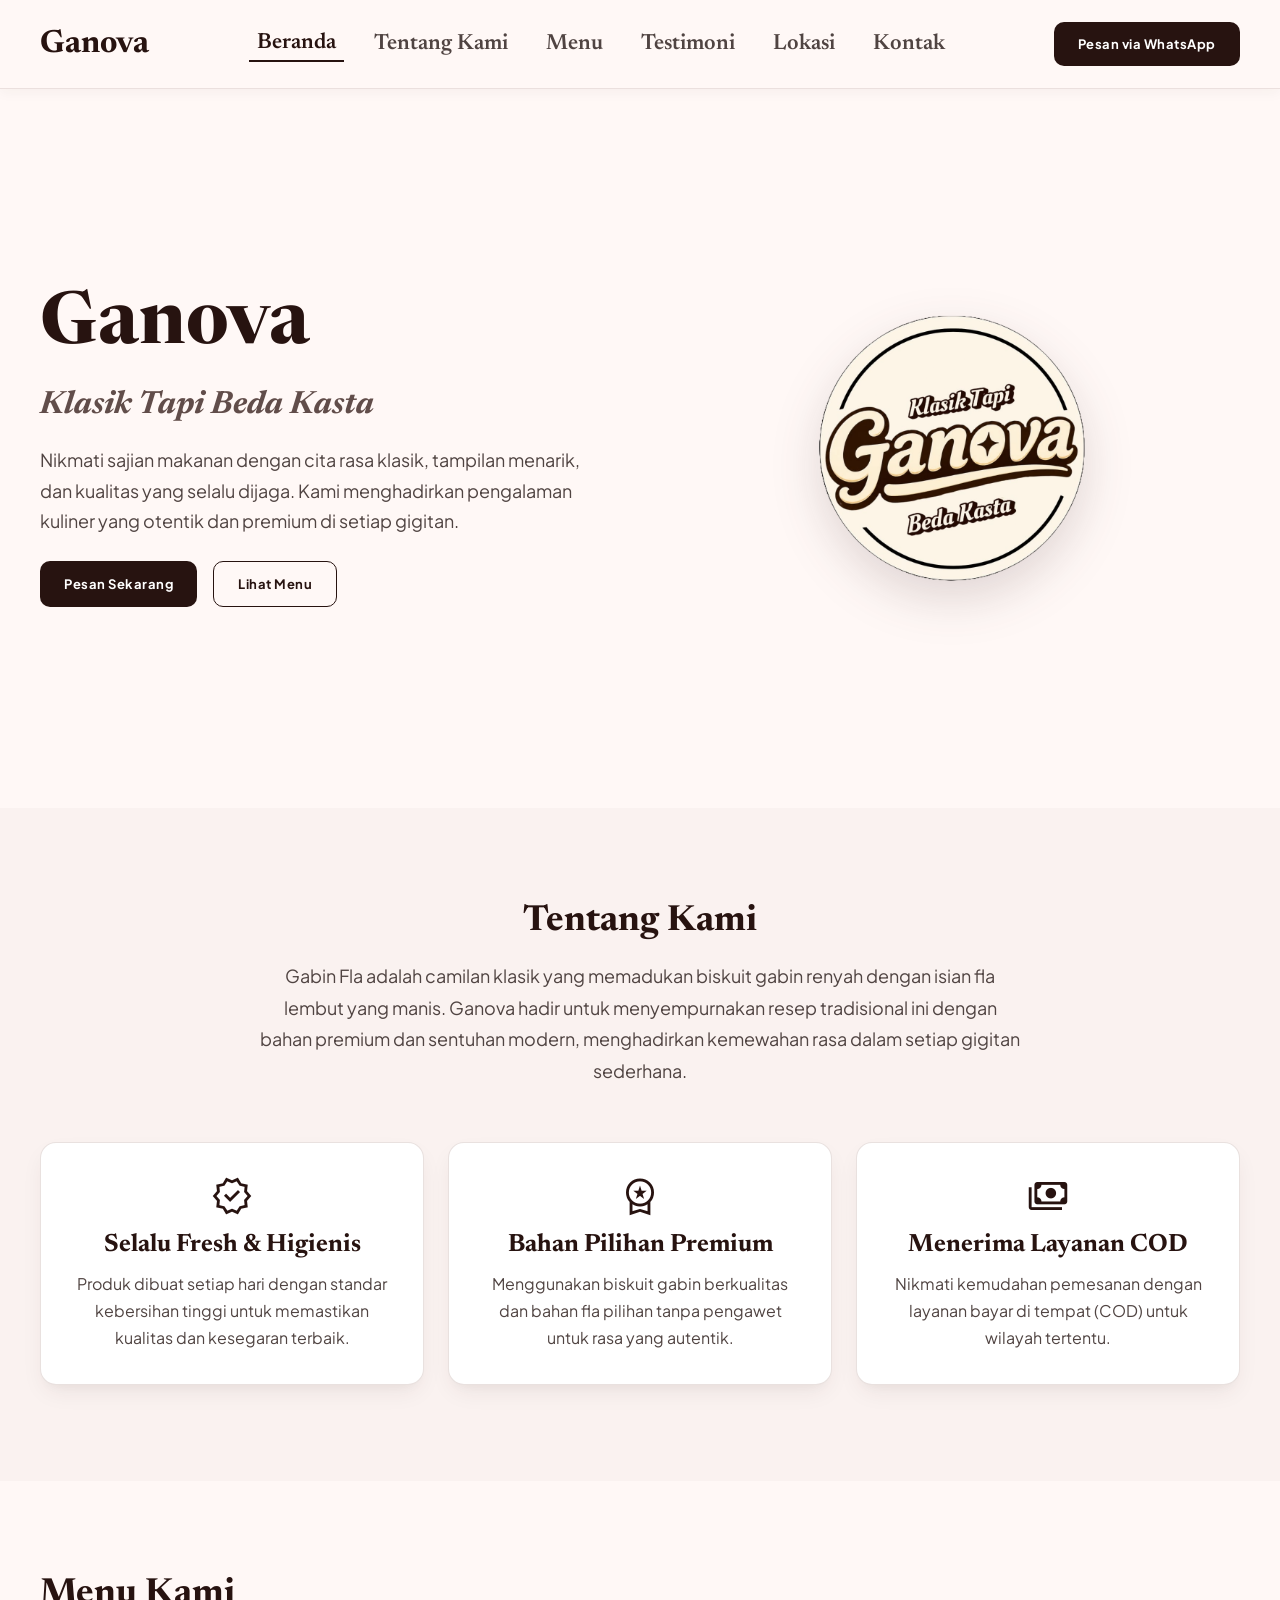
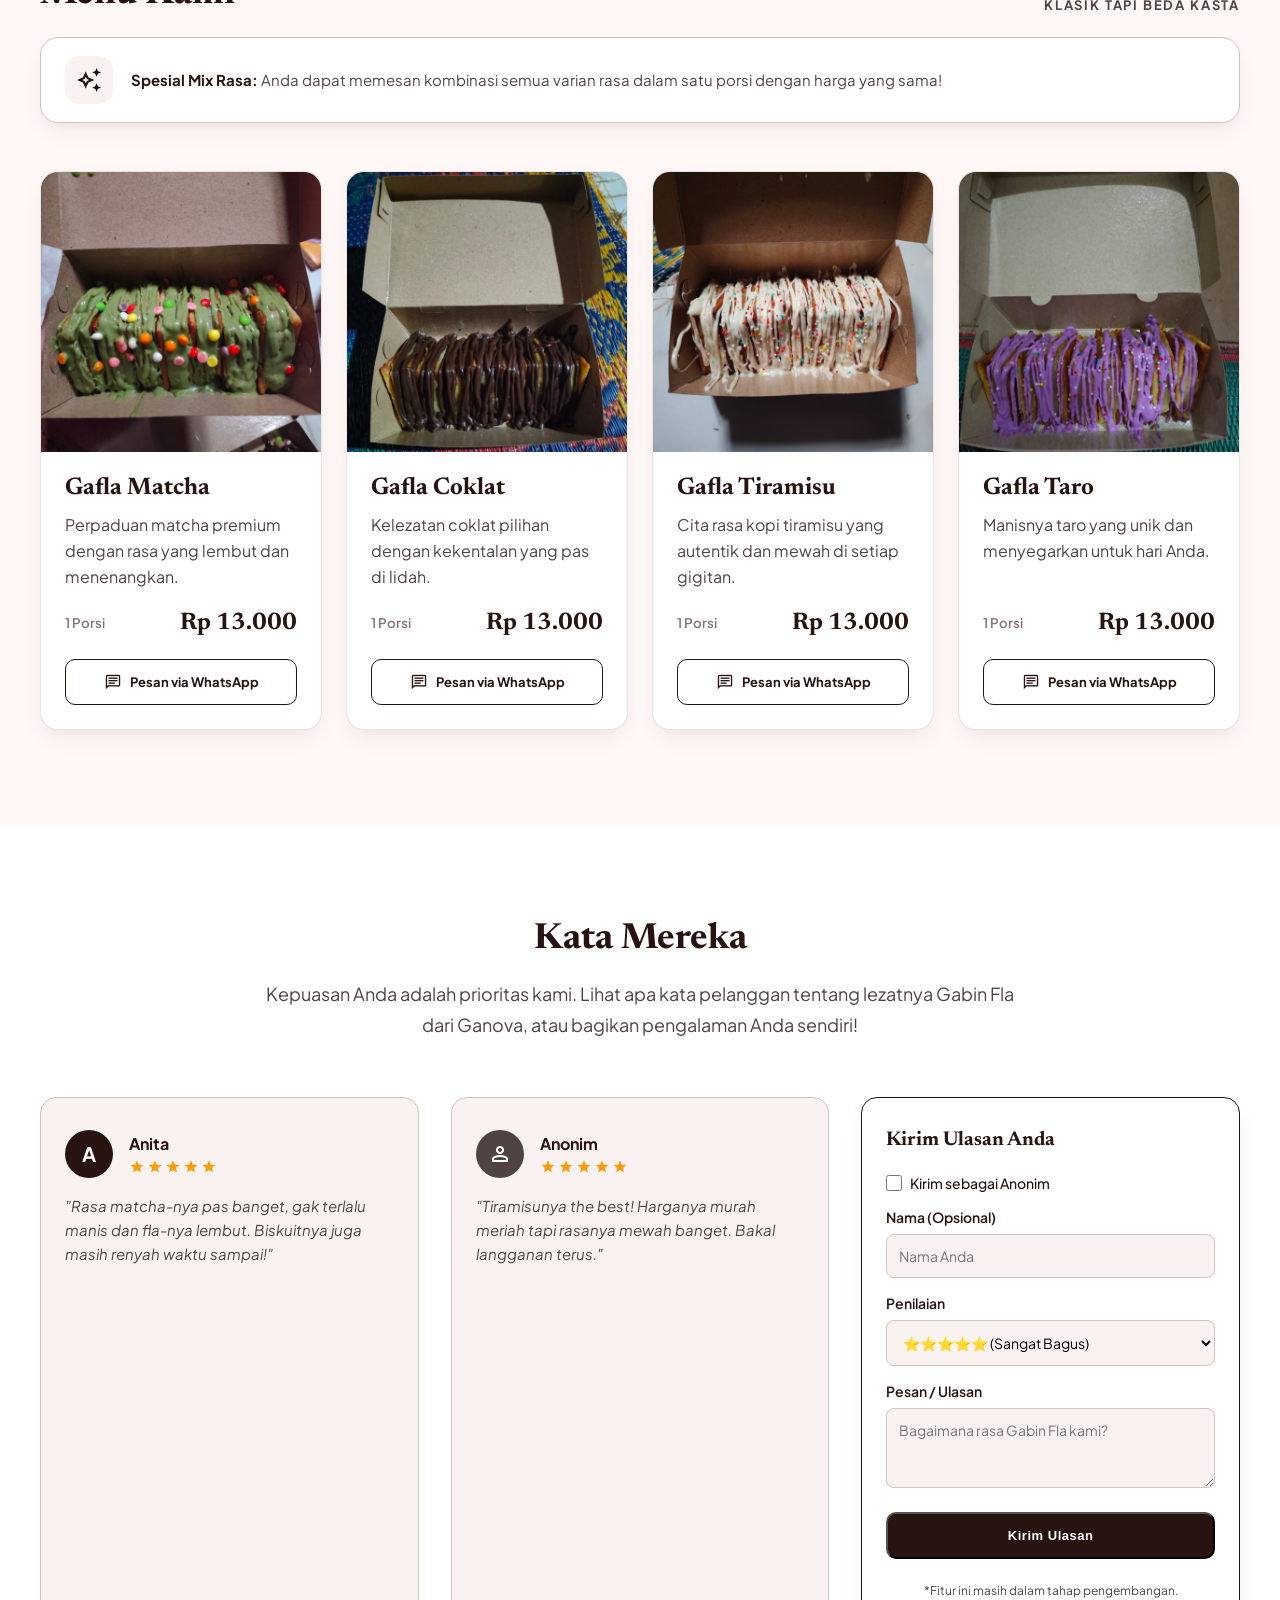
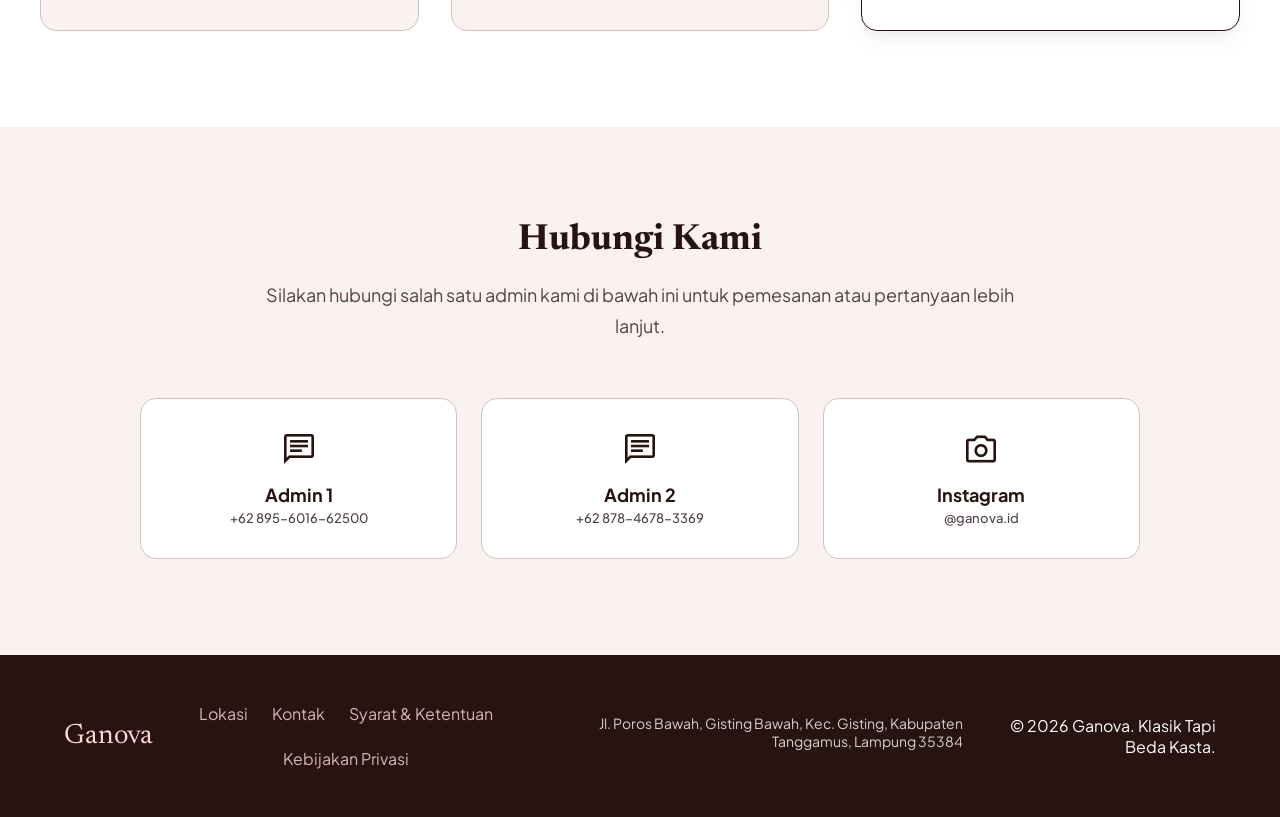
<file: index.html>
<!DOCTYPE html>
<html lang="id">

<head>
  <meta charset="UTF-8" />
  <meta name="viewport" content="width=device-width, initial-scale=1.0" />

  <title>Ganova - Klasik Tapi Beda Kasta</title>

  <meta name="description"
    content="Nikmati sajian makanan dengan cita rasa klasik, tampilan menarik, dan kualitas yang selalu dijaga." />

  <!-- Google Fonts -->
  <link
    href="https://fonts.googleapis.com/css2?family=Newsreader:ital,opsz,wght@0,6..72,400..800;1,6..72,400..800&family=Plus+Jakarta+Sans:wght@400;500;600;700&display=swap"
    rel="stylesheet" />

  <!-- Material Icon -->
  <link href="https://fonts.googleapis.com/css2?family=Material+Symbols+Outlined" rel="stylesheet" />

  <!-- CSS -->
  <link rel="stylesheet" href="css/styles.css" />
</head>

<body>

  <!-- Header -->
  <header class="header">
    <div class="container nav-wrap">

      <a href="#beranda" class="logo">Ganova</a>

      <nav class="nav">
        <a href="#beranda" class="active">Beranda</a>
        <a href="#tentang">Tentang Kami</a>
        <a href="#menu">Menu</a>
        <a href="#testimoni">Testimoni</a>
        <a href="javascript:void(0)" id="linkLokasiNav">Lokasi</a>
        <a href="#kontak">Kontak</a>
      </nav>

      <div class="header-action">
        <a href="#kontak" class="btn btn-main desktop-btn">
          Pesan via WhatsApp
        </a>

        <button class="menu-btn" id="menuBtn" aria-label="Buka menu">
          <span></span>
          <span></span>
          <span></span>
        </button>
      </div>

    </div>

    <!-- Mobile Menu -->
    <div class="mobile-menu" id="mobileMenu">
      <a href="#beranda">Beranda</a>
      <a href="#tentang">Tentang Kami</a>
      <a href="#menu">Menu</a>
      <a href="#testimoni">Testimoni</a>
      <a href="javascript:void(0)" id="linkLokasiMobile">Lokasi</a>
      <a href="#kontak">Kontak</a>

      <a href="#kontak" class="btn btn-main">
        Pesan via WhatsApp
      </a>
    </div>
  </header>

  <main>

    <!-- Hero -->
    <section class="hero" id="beranda">
      <div class="container hero-grid">

        <div class="hero-text">
          <h1>Ganova</h1>
          <h2>Klasik Tapi Beda Kasta</h2>

          <p>
            Nikmati sajian makanan dengan cita rasa klasik, tampilan menarik,
            dan kualitas yang selalu dijaga. Kami menghadirkan pengalaman
            kuliner yang otentik dan premium di setiap gigitan.
          </p>

          <div class="hero-btn">
            <a href="#kontak" class="btn btn-main">
              Pesan Sekarang
            </a>

            <a href="#menu" class="btn btn-line">
              Lihat Menu
            </a>
          </div>
        </div>

        <div class="hero-img">
          <img src="assets/logo-ganova.png" alt="Logo Ganova" />
        </div>

      </div>
    </section>

    <!-- Tentang Kami -->
    <section class="about" id="tentang">
      <div class="container">

        <div class="section-head">
          <h2>Tentang Kami</h2>

          <p>
            Gabin Fla adalah camilan klasik yang memadukan biskuit gabin renyah dengan isian fla lembut yang manis.
            Ganova hadir untuk menyempurnakan resep tradisional ini dengan bahan premium dan sentuhan modern,
            menghadirkan kemewahan rasa dalam setiap gigitan sederhana.
          </p>
        </div>

        <div class="feature-grid">

          <div class="feature-card">
            <span class="material-symbols-outlined icon">verified</span>

            <h3>Selalu Fresh &amp; Higienis</h3>

            <p>
              Produk dibuat setiap hari dengan standar kebersihan tinggi untuk memastikan kualitas dan kesegaran
              terbaik.
            </p>
          </div>

          <div class="feature-card">
            <span class="material-symbols-outlined icon">workspace_premium</span>

            <h3>Bahan Pilihan Premium</h3>

            <p>
              Menggunakan biskuit gabin berkualitas dan bahan fla pilihan tanpa pengawet untuk rasa yang autentik.
            </p>
          </div>

          <div class="feature-card">
            <span class="material-symbols-outlined icon">payments</span>

            <h3>Menerima Layanan COD</h3>

            <p>
              Nikmati kemudahan pemesanan dengan layanan bayar di tempat (COD) untuk wilayah tertentu.
            </p>
          </div>

        </div>

      </div>
    </section>

    <!-- Menu -->
    <section class="menu" id="menu">
      <div class="container">

        <div class="menu-head">
          <h2>Menu Kami</h2>
          <span>Klasik Tapi Beda Kasta</span>
        </div>

        <div class="menu-banner">
          <div class="banner-icon">
            <span class="material-symbols-outlined">auto_awesome</span>
          </div>
          <div class="banner-text">
            <strong>Spesial Mix Rasa:</strong> Anda dapat memesan kombinasi semua varian rasa dalam satu porsi dengan harga yang sama!
          </div>
        </div>

        <div class="menu-grid">

          <!-- Card 1 -->
          <article class="card">
            <div class="card-img">
              <img src="assets/img-matcha.jpeg" alt="Gafla Matcha" />
            </div>

            <div class="card-body">
              <div class="card-title">
                <h3>Gafla Matcha</h3>
              </div>

              <p>
                Perpaduan matcha premium dengan rasa yang lembut dan menenangkan.
              </p>

              <div class="card-price">
                <small>1 Porsi</small>
                <strong>Rp 13.000</strong>
              </div>

              <a href="#kontak" class="btn-card">
                <span class="material-symbols-outlined">chat</span>
                Pesan via WhatsApp
              </a>
            </div>
          </article>

          <!-- Card 2 -->
          <article class="card">
            <div class="card-img">
              <img src="assets/img-coklat.jpeg" alt="Gafla Coklat" />
            </div>

            <div class="card-body">
              <div class="card-title">
                <h3>Gafla Coklat</h3>
              </div>

              <p>
                Kelezatan coklat pilihan dengan kekentalan yang pas di lidah.
              </p>

              <div class="card-price">
                <small>1 Porsi</small>
                <strong>Rp 13.000</strong>
              </div>

              <a href="#kontak" class="btn-card">
                <span class="material-symbols-outlined">chat</span>
                Pesan via WhatsApp
              </a>
            </div>
          </article>

          <!-- Card 3 -->
          <article class="card">
            <div class="card-img">
              <img src="assets/img-tiramisu.jpeg" alt="Gafla Tiramisu" />
            </div>

            <div class="card-body">
              <div class="card-title">
                <h3>Gafla Tiramisu</h3>
              </div>

              <p>
                Cita rasa kopi tiramisu yang autentik dan mewah di setiap gigitan.
              </p>

              <div class="card-price">
                <small>1 Porsi</small>
                <strong>Rp 13.000</strong>
              </div>

              <a href="#kontak" class="btn-card">
                <span class="material-symbols-outlined">chat</span>
                Pesan via WhatsApp
              </a>
            </div>
          </article>

          <!-- Card 4 -->
          <article class="card">
            <div class="card-img">
              <img src="assets/img-taro.jpeg" alt="Gafla Taro" />
            </div>

            <div class="card-body">
              <div class="card-title">
                <h3>Gafla Taro</h3>
              </div>

              <p>
                Manisnya taro yang unik dan menyegarkan untuk hari Anda.
              </p>

              <div class="card-price">
                <small>1 Porsi</small>
                <strong>Rp 13.000</strong>
              </div>

              <a href="#kontak" class="btn-card">
                <span class="material-symbols-outlined">chat</span>
                Pesan via WhatsApp
              </a>
            </div>
          </article>

        </div>

      </div>
    </section>

    <!-- Testimoni -->
    <section class="testimonial" id="testimoni">
      <div class="container">
        <div class="section-head">
          <h2>Kata Mereka</h2>
          <p>
            Kepuasan Anda adalah prioritas kami. Lihat apa kata pelanggan tentang lezatnya Gabin Fla dari Ganova, atau
            bagikan pengalaman Anda sendiri!
          </p>
        </div>

        <div class="testimonial-grid">
          <!-- Sample Testimonial 1 -->
          <div class="testimonial-card">
            <div class="testimonial-header">
              <div class="testimonial-avatar">A</div>
              <div class="testimonial-info">
                <strong>Anita</strong>
                <div class="testimonial-rating">
                  <span class="material-symbols-outlined">star</span>
                  <span class="material-symbols-outlined">star</span>
                  <span class="material-symbols-outlined">star</span>
                  <span class="material-symbols-outlined">star</span>
                  <span class="material-symbols-outlined">star</span>
                </div>
              </div>
            </div>
            <p class="testimonial-text">
              "Rasa matcha-nya pas banget, gak terlalu manis dan fla-nya lembut. Biskuitnya juga masih renyah waktu
              sampai!"
            </p>
          </div>

          <!-- Sample Testimonial 2 -->
          <div class="testimonial-card">
            <div class="testimonial-header">
              <div class="testimonial-avatar anonymous-avatar">
                <span class="material-symbols-outlined">person</span>
              </div>
              <div class="testimonial-info">
                <strong>Anonim</strong>
                <div class="testimonial-rating">
                  <span class="material-symbols-outlined">star</span>
                  <span class="material-symbols-outlined">star</span>
                  <span class="material-symbols-outlined">star</span>
                  <span class="material-symbols-outlined">star</span>
                  <span class="material-symbols-outlined">star</span>
                </div>
              </div>
            </div>
            <p class="testimonial-text">
              "Tiramisunya the best! Harganya murah meriah tapi rasanya mewah banget. Bakal langganan terus."
            </p>
          </div>

          <!-- Form Review -->
          <div class="testimonial-form-card">
            <h3>Kirim Ulasan Anda</h3>
            <form id="reviewForm" class="review-form">
              <div class="form-group checkbox-group">
                <input type="checkbox" id="anonimCheck" name="anonimCheck" />
                <label for="anonimCheck">Kirim sebagai Anonim</label>
              </div>

              <div class="form-group" id="nameGroup">
                <label for="reviewerName">Nama (Opsional)</label>
                <input type="text" id="reviewerName" name="reviewerName" placeholder="Nama Anda" />
              </div>

              <div class="form-group">
                <label for="reviewRating">Penilaian</label>
                <select id="reviewRating" name="reviewRating" required>
                  <option value="5">⭐⭐⭐⭐⭐ (Sangat Bagus)</option>
                  <option value="4">⭐⭐⭐⭐ (Bagus)</option>
                  <option value="3">⭐⭐⭐ (Cukup)</option>
                  <option value="2">⭐⭐ (Kurang)</option>
                  <option value="1">⭐ (Sangat Kurang)</option>
                </select>
              </div>

              <div class="form-group">
                <label for="reviewText">Pesan / Ulasan</label>
                <textarea id="reviewText" name="reviewText" rows="3" placeholder="Bagaimana rasa Gabin Fla kami?"
                  required></textarea>
              </div>

              <button type="submit" class="btn btn-main" style="width: 100%; margin-top: 8px;">Kirim Ulasan</button>
              <p style="font-size: 12px; color: var(--muted); text-align: center; margin-top: 8px;">*Fitur ini masih
                dalam tahap pengembangan.</p>
            </form>
          </div>
        </div>

      </div>
    </section>
    <!-- Kontak -->
    <section class="contact" id="kontak">
      <div class="container">

        <div class="section-head">
          <h2>Hubungi Kami</h2>
          <p>
            Silakan hubungi salah satu admin kami di bawah ini untuk pemesanan atau pertanyaan lebih lanjut.
          </p>
        </div>

        <div class="contact-grid">

          <a href="https://wa.me/62895601662500" class="contact-card" target="_blank">
            <span class="material-symbols-outlined">chat</span>
            <div class="contact-info">
              <strong>Admin 1</strong>
              <span>+62 895-6016-62500</span>
            </div>
          </a>

          <a href="https://wa.me/6287846783369" class="contact-card" target="_blank">
            <span class="material-symbols-outlined">chat</span>
            <div class="contact-info">
              <strong>Admin 2</strong>
              <span>+62 878-4678-3369</span>
            </div>
          </a>

          <a href="https://www.instagram.com/ganova.id?igsh=dWx3NWhpM2NxdHR5" class="contact-card" target="_blank">
            <span class="material-symbols-outlined">photo_camera</span>
            <div class="contact-info">
              <strong>Instagram</strong>
              <span>@ganova.id</span>
            </div>
          </a>

        </div>

      </div>
    </section>

  </main>

  <!-- Footer -->
  <footer class="footer">
    <div class="footer-logo">Ganova</div>

    <nav class="footer-nav">
      <a href="javascript:void(0)" id="linkLokasiFooter">Lokasi</a>
      <a href="#kontak">Kontak</a>
      <a href="javascript:void(0)" id="linkSyarat">Syarat &amp; Ketentuan</a>
      <a href="javascript:void(0)" id="linkPrivasi">Kebijakan Privasi</a>
    </nav>

    <p style="margin-bottom: 8px; opacity: 0.8; font-size: 14px;">
      Jl. Poros Bawah, Gisting Bawah, Kec. Gisting, Kabupaten Tanggamus, Lampung 35384
    </p>
    <p>© 2026 Ganova. Klasik Tapi Beda Kasta.</p>
  </footer>

  <!-- Modals -->
  <div id="modalSyarat" class="modal">
    <div class="modal-content">
      <span class="close-modal" id="closeSyarat">&times;</span>
      <h2>Syarat &amp; Ketentuan</h2>
      <div class="modal-body">
        <h3>1. Pemesanan</h3>
        <p>Pemesanan dapat dilakukan melalui WhatsApp resmi yang tertera di situs web kami. Harap memberikan detail
          pesanan (varian rasa dan jumlah) serta alamat pengiriman dengan jelas.</p>

        <h3>2. Pembayaran</h3>
        <ul>
          <li>Kami menerima pembayaran melalui Transfer Bank dan Bayar di Tempat (COD).</li>
          <li>Untuk metode COD, hanya berlaku untuk wilayah jangkauan tertentu.</li>
          <li>Pembayaran transfer harus dikonfirmasi dengan bukti transfer yang sah.</li>
        </ul>

        <h3>3. Pengiriman</h3>
        <p>Pengiriman akan dilakukan pada hari yang sama atau sesuai jadwal yang disepakati setelah pesanan
          dikonfirmasi. Biaya pengiriman ditanggung oleh pembeli kecuali ada promo khusus.</p>

        <h3>4. Pembatalan &amp; Pengembalian</h3>
        <p>Pesanan yang sudah diproses tidak dapat dibatalkan. Pengembalian produk hanya diterima jika terjadi kesalahan
          varian atau kerusakan produk saat diterima, dengan menyertakan bukti foto/video.</p>
      </div>
    </div>
  </div>

  <div id="modalPrivasi" class="modal">
    <div class="modal-content">
      <span class="close-modal" id="closePrivasi">&times;</span>
      <h2>Kebijakan Privasi</h2>
      <div class="modal-body">
        <h3>1. Informasi yang Kami Kumpulkan</h3>
        <p>Kami hanya mengumpulkan informasi yang diperlukan untuk memproses pesanan Anda, seperti nama, nomor telepon,
          dan alamat pengiriman.</p>

        <h3>2. Penggunaan Informasi</h3>
        <p>Informasi Anda digunakan semata-mata untuk memproses dan mengirimkan pesanan Anda, serta menghubungi Anda
          terkait status pesanan.</p>

        <h3>3. Keamanan Data</h3>
        <p>Kami berkomitmen untuk menjaga keamanan data pribadi Anda dan tidak akan membagikannya kepada pihak ketiga
          tanpa izin Anda, kecuali diperlukan untuk proses pengiriman.</p>
      </div>
    </div>
  </div>

  <div id="modalLokasi" class="modal">
    <div class="modal-content">
      <span class="close-modal" id="closeLokasi">&times;</span>
      <h2>Lokasi Kami</h2>
      <div class="modal-body">
        <div class="location-modal-info">
          <span class="material-symbols-outlined"
            style="font-size: 48px; color: var(--primary); margin-bottom: 16px; display: block;">location_on</span>
          <h3>Jl. Poros Bawah, Gisting Bawah, Kec. Gisting, Kabupaten Tanggamus, Lampung 35384</h3>

          <div style="margin-top: 24px; display: flex; flex-direction: column; gap: 12px;">
            <a href="https://www.google.com/maps/place/5%C2%B026'13.2%22S+104%C2%B043'26.1%22E/@-5.4369895,104.7213337,17z/data=!3m1!4b1!4m4!3m3!8m2!3d-5.4369895!4d104.7239086?hl=en&entry=ttu&g_ep=EgoyMDI2MDUwNi4wIKXMDSoASAFQAw%3D%3D"
              target="_blank" class="btn btn-main" style="width: 100%;">
              Lihat di Google Maps
            </a>

            <div
              style="background: var(--soft); padding: 20px; border-radius: 12px; text-align: left; margin-top: 12px;">
              <h4 style="color: var(--primary); margin-bottom: 8px;">Jam Operasional</h4>
              <p>Senin - Minggu: 09:00 - 21:00 WIB</p>
            </div>
          </div>
        </div>
      </div>
    </div>
  </div>

  <script src="js/script.js"></script>
</body>

</html>
</file>
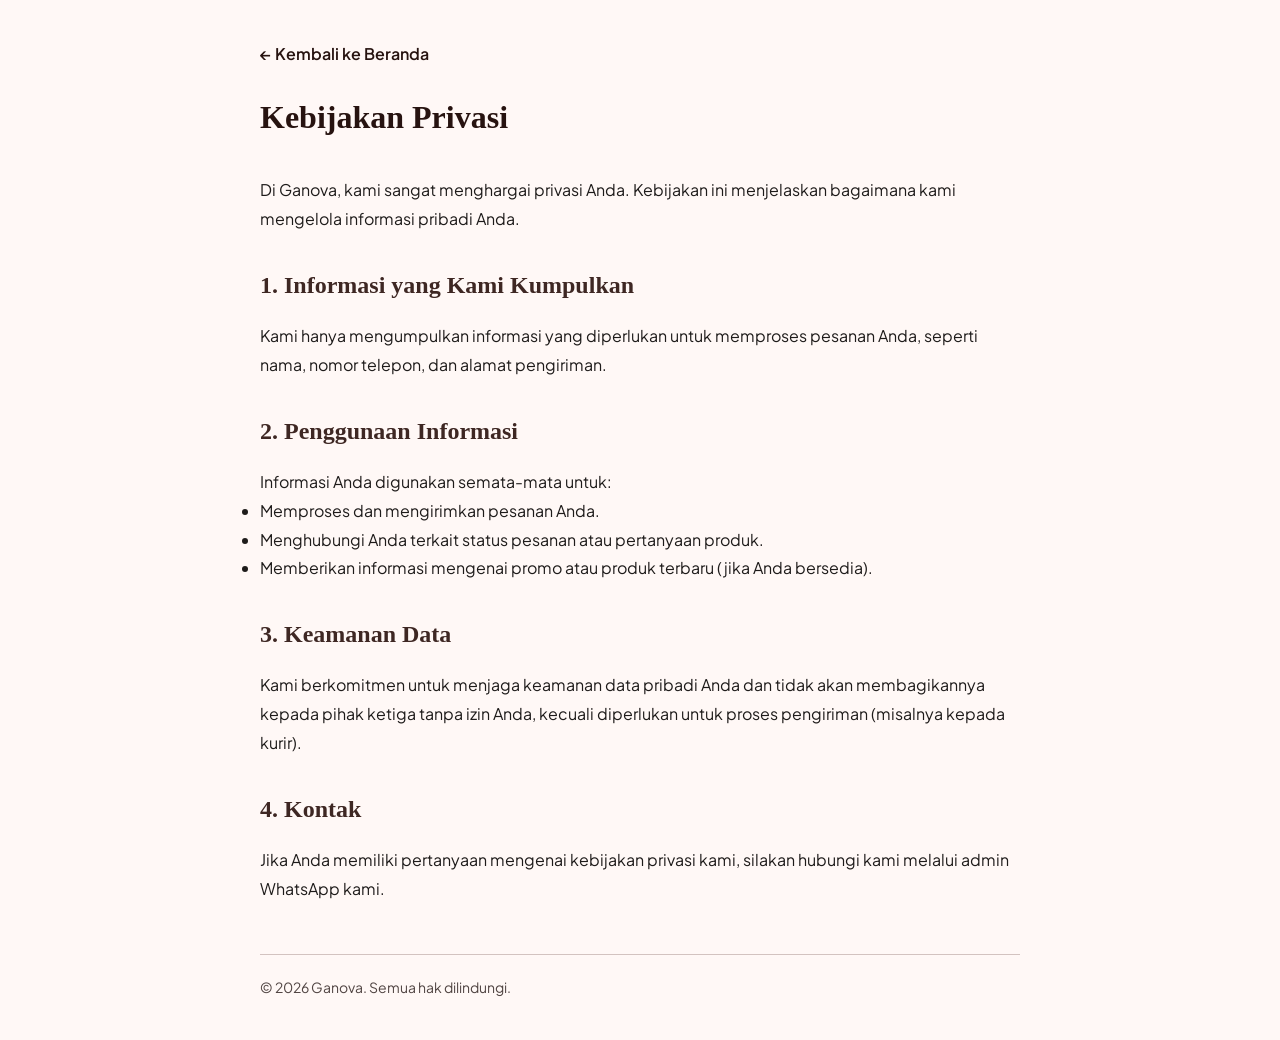
<file: kebijakan-privasi.html>
<!DOCTYPE html>
<html lang="id">
<head>
    <meta charset="UTF-8">
    <meta name="viewport" content="width=device-width, initial-scale=1.0">
    <title>Kebijakan Privasi - Ganova</title>
    <link href="https://fonts.googleapis.com/css2?family=Plus+Jakarta+Sans:wght@400;500;600;700&display=swap" rel="stylesheet">
    <link rel="stylesheet" href="css/styles.css">
    <style>
        body { padding: 40px 20px; max-width: 800px; margin: 0 auto; line-height: 1.8; }
        h1 { margin-bottom: 30px; color: var(--primary); }
        h2 { margin-top: 30px; margin-bottom: 15px; color: var(--primary-2); }
        .back-link { display: inline-block; margin-bottom: 20px; color: var(--primary); font-weight: 600; }
    </style>
</head>
<body>
    <a href="index.html" class="back-link">← Kembali ke Beranda</a>
    <h1>Kebijakan Privasi</h1>
    
    <p>Di Ganova, kami sangat menghargai privasi Anda. Kebijakan ini menjelaskan bagaimana kami mengelola informasi pribadi Anda.</p>
    
    <h2>1. Informasi yang Kami Kumpulkan</h2>
    <p>Kami hanya mengumpulkan informasi yang diperlukan untuk memproses pesanan Anda, seperti nama, nomor telepon, dan alamat pengiriman.</p>
    
    <h2>2. Penggunaan Informasi</h2>
    <p>Informasi Anda digunakan semata-mata untuk:</p>
    <ul>
        <li>Memproses dan mengirimkan pesanan Anda.</li>
        <li>Menghubungi Anda terkait status pesanan atau pertanyaan produk.</li>
        <li>Memberikan informasi mengenai promo atau produk terbaru (jika Anda bersedia).</li>
    </ul>
    
    <h2>3. Keamanan Data</h2>
    <p>Kami berkomitmen untuk menjaga keamanan data pribadi Anda dan tidak akan membagikannya kepada pihak ketiga tanpa izin Anda, kecuali diperlukan untuk proses pengiriman (misalnya kepada kurir).</p>
    
    <h2>4. Kontak</h2>
    <p>Jika Anda memiliki pertanyaan mengenai kebijakan privasi kami, silakan hubungi kami melalui admin WhatsApp kami.</p>
    
    <footer style="margin-top: 50px; border-top: 1px solid var(--line); padding-top: 20px; font-size: 14px; color: var(--muted);">
        © 2026 Ganova. Semua hak dilindungi.
    </footer>
</body>
</html>
</file>
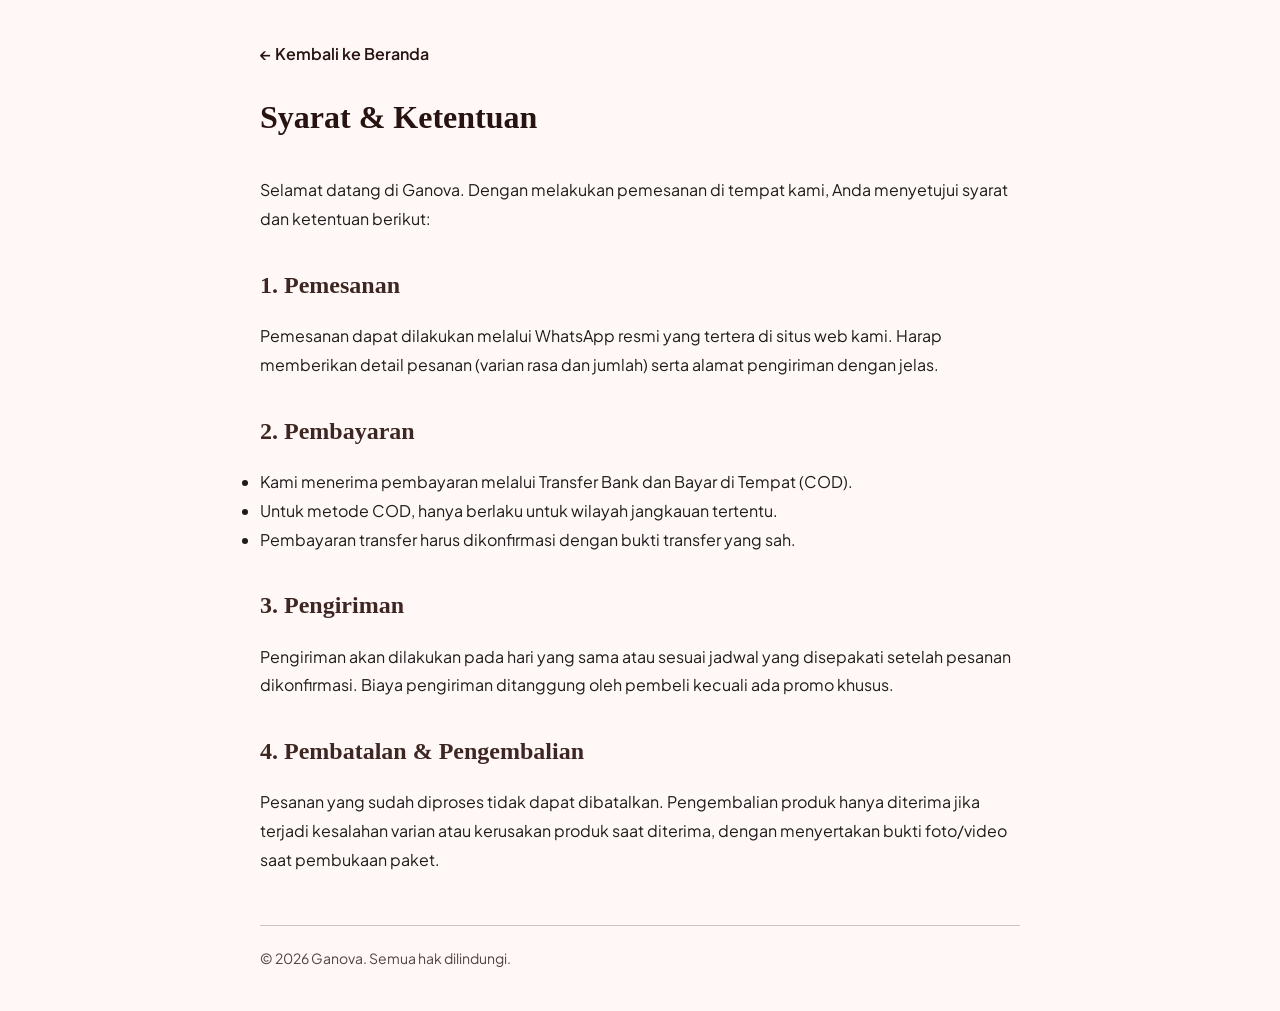
<file: syarat-ketentuan.html>
<!DOCTYPE html>
<html lang="id">
<head>
    <meta charset="UTF-8">
    <meta name="viewport" content="width=device-width, initial-scale=1.0">
    <title>Syarat & Ketentuan - Ganova</title>
    <link href="https://fonts.googleapis.com/css2?family=Plus+Jakarta+Sans:wght@400;500;600;700&display=swap" rel="stylesheet">
    <link rel="stylesheet" href="css/styles.css">
    <style>
        body { padding: 40px 20px; max-width: 800px; margin: 0 auto; line-height: 1.8; }
        h1 { margin-bottom: 30px; color: var(--primary); }
        h2 { margin-top: 30px; margin-bottom: 15px; color: var(--primary-2); }
        .back-link { display: inline-block; margin-bottom: 20px; color: var(--primary); font-weight: 600; }
    </style>
</head>
<body>
    <a href="index.html" class="back-link">← Kembali ke Beranda</a>
    <h1>Syarat & Ketentuan</h1>
    
    <p>Selamat datang di Ganova. Dengan melakukan pemesanan di tempat kami, Anda menyetujui syarat dan ketentuan berikut:</p>
    
    <h2>1. Pemesanan</h2>
    <p>Pemesanan dapat dilakukan melalui WhatsApp resmi yang tertera di situs web kami. Harap memberikan detail pesanan (varian rasa dan jumlah) serta alamat pengiriman dengan jelas.</p>
    
    <h2>2. Pembayaran</h2>
    <ul>
        <li>Kami menerima pembayaran melalui Transfer Bank dan Bayar di Tempat (COD).</li>
        <li>Untuk metode COD, hanya berlaku untuk wilayah jangkauan tertentu.</li>
        <li>Pembayaran transfer harus dikonfirmasi dengan bukti transfer yang sah.</li>
    </ul>
    
    <h2>3. Pengiriman</h2>
    <p>Pengiriman akan dilakukan pada hari yang sama atau sesuai jadwal yang disepakati setelah pesanan dikonfirmasi. Biaya pengiriman ditanggung oleh pembeli kecuali ada promo khusus.</p>
    
    <h2>4. Pembatalan & Pengembalian</h2>
    <p>Pesanan yang sudah diproses tidak dapat dibatalkan. Pengembalian produk hanya diterima jika terjadi kesalahan varian atau kerusakan produk saat diterima, dengan menyertakan bukti foto/video saat pembukaan paket.</p>
    
    <footer style="margin-top: 50px; border-top: 1px solid var(--line); padding-top: 20px; font-size: 14px; color: var(--muted);">
        © 2026 Ganova. Semua hak dilindungi.
    </footer>
</body>
</html>
</file>
<file: css/styles.css>
/* =========================
   Global Style
========================= */

:root {
    --bg: #fff8f6;
    --surface: #ffffff;
    --soft: #faf2f0;
    --soft-2: #e8e1df;
    --primary: #271310;
    --primary-2: #3e2723;
    --text: #1e1b1a;
    --muted: #504442;
    --line: #d3c3c0;
    --cream: #ffdad4;
    --shadow: 0 10px 25px -5px rgba(62, 39, 35, 0.08),
        0 8px 10px -6px rgba(62, 39, 35, 0.04);
}

* {
    box-sizing: border-box;
    margin: 0;
    padding: 0;
}

html {
    scroll-behavior: smooth;
}

body {
    font-family: "Plus Jakarta Sans", sans-serif;
    background: var(--bg);
    color: var(--text);
    padding-top: 88px;
}

img {
    max-width: 100%;
    display: block;
}

a {
    color: inherit;
    text-decoration: none;
}

.container {
    width: min(100% - 40px, 1200px);
    margin-inline: auto;
}

h1,
h2,
h3,
.logo,
.footer-logo {
    font-family: "Newsreader", serif;
}

/* =========================
   Button
========================= */

.btn {
    display: inline-flex;
    align-items: center;
    justify-content: center;
    padding: 14px 24px;
    border-radius: 10px;
    font-size: 13px;
    font-weight: 700;
    letter-spacing: 0.04em;
    transition: 0.25s ease;
}

.btn-main {
    background: var(--primary);
    color: white;
}

.btn-main:hover {
    opacity: 0.88;
}

.btn-line {
    border: 1px solid var(--primary);
    color: var(--primary);
    background: transparent;
}

.btn-line:hover {
    background: rgba(39, 19, 16, 0.06);
}

/* =========================
   Header
========================= */

.header {
    position: fixed;
    inset: 0 0 auto;
    z-index: 100;
    background: rgba(255, 248, 246, 0.95);
    backdrop-filter: blur(12px);
    border-bottom: 1px solid rgba(211, 195, 192, 0.45);
    box-shadow: 0 4px 12px rgba(62, 39, 35, 0.04);
}

.nav-wrap {
    height: 88px;
    display: flex;
    align-items: center;
    justify-content: space-between;
    gap: 24px;
}

.logo {
    font-size: 32px;
    font-weight: 700;
    color: var(--primary);
}

.nav {
    display: flex;
    align-items: center;
    gap: 22px;
}

.nav a {
    font-family: "Newsreader", serif;
    font-size: 22px;
    font-weight: 600;
    color: var(--muted);
    padding: 6px 8px;
    border-radius: 8px;
    transition: 0.25s ease;
}

.nav a:hover {
    color: var(--primary);
    background: rgba(232, 227, 203, 0.55);
}

.nav a.active {
    color: var(--primary);
    border-bottom: 2px solid var(--primary);
    border-radius: 0;
}

.header-action {
    display: flex;
    align-items: center;
    gap: 16px;
}

.menu-btn {
    width: 42px;
    height: 42px;
    display: none;
    flex-direction: column;
    justify-content: center;
    gap: 5px;
    border: 0;
    background: transparent;
    cursor: pointer;
}

.menu-btn span {
    width: 26px;
    height: 2px;
    background: var(--primary);
    transition: 0.25s ease;
}

.mobile-menu {
    display: none;
}

/* =========================
   Hero
========================= */

.hero {
    min-height: 80vh;
    display: flex;
    align-items: center;
    padding: 80px 0;
    background: var(--bg);
}

.hero-grid {
    display: grid;
    grid-template-columns: 1fr 1fr;
    gap: 48px;
    align-items: center;
}

.hero-text {
    display: flex;
    flex-direction: column;
    gap: 24px;
}

.hero-text h1 {
    font-size: clamp(48px, 7vw, 72px);
    line-height: 1.05;
    color: var(--primary);
}

.hero-text h2 {
    font-size: 32px;
    color: rgba(62, 39, 35, 0.82);
    font-style: italic;
}

.hero-text p {
    max-width: 560px;
    font-size: 18px;
    line-height: 1.7;
    color: var(--muted);
}

.hero-btn {
    display: flex;
    flex-wrap: wrap;
    gap: 16px;
}

.hero-img {
    display: flex;
    justify-content: center;
}

.hero-img img {
    width: min(100%, 380px);
    aspect-ratio: 1 / 1;
    object-fit: cover;
    border-radius: 999px;
    filter: drop-shadow(0 18px 24px rgba(62, 39, 35, 0.16));
}

/* =========================
   About
========================= */

.about {
    padding: 96px 0;
    background: var(--soft);
}

.section-head {
    max-width: 760px;
    margin: 0 auto 56px;
    text-align: center;
}

.section-head h2 {
    font-size: 36px;
    color: var(--primary);
    margin-bottom: 20px;
}

.section-head p {
    font-size: 18px;
    line-height: 1.75;
    color: var(--muted);
}

.feature-grid {
    display: grid;
    grid-template-columns: repeat(3, 1fr);
    gap: 24px;
}

.feature-card {
    background: var(--surface);
    padding: 32px;
    border-radius: 16px;
    text-align: center;
    border: 1px solid rgba(211, 195, 192, 0.5);
    box-shadow: var(--shadow);
}

.feature-card .icon {
    font-size: 42px;
    color: var(--primary);
    margin-bottom: 16px;
}

.feature-card h3 {
    font-size: 25px;
    color: var(--primary);
    margin-bottom: 12px;
}

.feature-card p {
    line-height: 1.7;
    color: var(--muted);
}

/* =========================
   Menu
========================= */

.menu {
    padding: 96px 0;
    background: var(--bg);
}

.menu-head {
    display: flex;
    align-items: end;
    justify-content: space-between;
    gap: 24px;
    margin-bottom: 24px;
}

.menu-head h2 {
    font-size: 36px;
    color: var(--primary);
}

.menu-head span {
    font-size: 13px;
    font-weight: 700;
    letter-spacing: 0.14em;
    text-transform: uppercase;
    color: var(--muted);
}

.menu-banner {
    display: flex;
    align-items: center;
    gap: 18px;
    background: var(--surface);
    padding: 18px 24px;
    border-radius: 18px;
    border: 1px solid var(--line);
    box-shadow: var(--shadow);
    margin-bottom: 48px;
}

.banner-icon {
    display: flex;
    align-items: center;
    justify-content: center;
    width: 48px;
    height: 48px;
    border-radius: 14px;
    background: var(--soft);
    color: var(--primary);
    flex-shrink: 0;
}

.banner-icon .material-symbols-outlined {
    font-size: 26px;
}

.banner-text {
    font-size: 15px;
    line-height: 1.6;
    color: var(--muted);
}

.banner-text strong {
    color: var(--primary);
    font-weight: 700;
}

.menu-grid {
    display: grid;
    grid-template-columns: repeat(4, 1fr);
    gap: 24px;
}

.card {
    display: flex;
    flex-direction: column;
    height: 100%;
    background: var(--surface);
    border-radius: 18px;
    overflow: hidden;
    border: 1px solid rgba(211, 195, 192, 0.45);
    box-shadow: var(--shadow);
}

.card-img {
    aspect-ratio: 1 / 1;
    background: var(--soft-2);
}

.card-img img {
    width: 100%;
    height: 100%;
    object-fit: cover;
}

.card-body {
    flex: 1;
    display: flex;
    flex-direction: column;
    padding: 24px;
}

.card-title {
    display: flex;
    justify-content: space-between;
    align-items: start;
    gap: 10px;
    margin-bottom: 12px;
}

.card-title h3 {
    font-size: 24px;
    color: var(--primary);
}

.card-title span {
    padding: 5px 8px;
    border-radius: 6px;
    background: rgba(39, 19, 16, 0.06);
    color: var(--primary);
    font-size: 12px;
    font-weight: 700;
    white-space: nowrap;
}

.card-body p {
    flex: 1;
    line-height: 1.65;
    color: var(--muted);
    margin-bottom: 20px;
}

.card-price {
    display: flex;
    align-items: center;
    justify-content: space-between;
    gap: 12px;
    margin-bottom: 24px;
}

.card-price small {
    color: #827472;
    font-weight: 600;
}

.card-price strong {
    font-family: "Newsreader", serif;
    font-size: 24px;
    color: var(--primary);
}

.btn-card {
    width: 100%;
    display: inline-flex;
    align-items: center;
    justify-content: center;
    gap: 8px;
    padding: 13px 16px;
    border-radius: 10px;
    border: 1px solid var(--primary);
    color: var(--primary);
    font-size: 13px;
    font-weight: 700;
    transition: 0.25s ease;
}

.btn-card:hover {
    background: var(--primary);
    color: white;
}

.btn-card .material-symbols-outlined {
    font-size: 18px;
}

/* =========================
   Location
========================= */

.location {
    padding: 96px 0;
    background: var(--bg);
}

.location-grid {
    display: grid;
    grid-template-columns: repeat(2, 1fr);
    gap: 32px;
    max-width: 900px;
    margin: 0 auto;
}

.location-card {
    display: flex;
    align-items: flex-start;
    gap: 20px;
    background: var(--surface);
    padding: 32px;
    border-radius: 20px;
    border: 1px solid var(--line);
    box-shadow: var(--shadow);
}

.location-card .material-symbols-outlined {
    font-size: 32px;
    color: var(--primary);
    background: var(--soft);
    padding: 12px;
    border-radius: 12px;
}

.location-info h3 {
    font-size: 20px;
    color: var(--primary);
    margin-bottom: 8px;
}

.location-info p {
    color: var(--muted);
    line-height: 1.6;
}

@media (max-width: 768px) {
    .location-grid {
        grid-template-columns: 1fr;
    }
}

/* =========================
   Testimonial
========================= */

.testimonial {
    padding: 96px 0;
    background: var(--surface);
}

.testimonial-grid {
    display: grid;
    grid-template-columns: repeat(3, 1fr);
    gap: 32px;
}

.testimonial-card,
.testimonial-form-card {
    background: var(--soft);
    padding: 32px 24px;
    border-radius: 16px;
    border: 1px solid var(--line);
    display: flex;
    flex-direction: column;
    gap: 16px;
}

.testimonial-form-card {
    background: var(--surface);
    border-color: var(--primary);
    box-shadow: var(--shadow);
}

.testimonial-header {
    display: flex;
    align-items: center;
    gap: 16px;
}

.testimonial-avatar {
    width: 48px;
    height: 48px;
    border-radius: 50%;
    background: var(--primary);
    color: white;
    display: flex;
    align-items: center;
    justify-content: center;
    font-size: 20px;
    font-weight: 700;
}

.anonymous-avatar {
    background: var(--muted);
}

.testimonial-info {
    display: flex;
    flex-direction: column;
}

.testimonial-info strong {
    font-size: 16px;
    color: var(--primary);
    margin-bottom: 4px;
}

.testimonial-rating {
    display: flex;
    gap: 2px;
    color: #f59e0b;
}

.testimonial-rating .material-symbols-outlined {
    font-size: 16px;
    font-variation-settings: 'FILL' 1;
}

.testimonial-text {
    font-size: 15px;
    color: var(--muted);
    line-height: 1.6;
    font-style: italic;
}

/* Form Review Styles */
.testimonial-form-card h3 {
    font-size: 20px;
    color: var(--primary);
    margin-bottom: 8px;
}

.review-form {
    display: flex;
    flex-direction: column;
    gap: 16px;
}

.form-group {
    display: flex;
    flex-direction: column;
    gap: 8px;
}

.form-group label {
    font-size: 14px;
    font-weight: 600;
    color: var(--primary);
}

.form-group input[type="text"],
.form-group select,
.form-group textarea {
    width: 100%;
    padding: 12px;
    border-radius: 8px;
    border: 1px solid var(--line);
    font-family: inherit;
    font-size: 14px;
    background: var(--soft);
    transition: 0.2s ease;
}

.form-group input[type="text"]:focus,
.form-group select:focus,
.form-group textarea:focus {
    outline: none;
    border-color: var(--primary);
    background: var(--surface);
}

.checkbox-group {
    flex-direction: row;
    align-items: center;
    gap: 8px;
}

.checkbox-group input[type="checkbox"] {
    width: 16px;
    height: 16px;
    accent-color: var(--primary);
    cursor: pointer;
}

.checkbox-group label {
    cursor: pointer;
    font-weight: 500;
}

@media (max-width: 992px) {
    .testimonial-grid {
        grid-template-columns: repeat(2, 1fr);
    }
}

@media (max-width: 768px) {
    .testimonial-grid {
        grid-template-columns: 1fr;
    }
}

/* =========================
   Contact
========================= */

.contact {
    padding: 96px 0;
    background: var(--soft);
}

.contact-grid {
    display: grid;
    grid-template-columns: repeat(3, 1fr);
    gap: 24px;
    max-width: 1000px;
    margin: 0 auto;
}

.contact-card {
    display: flex;
    flex-direction: column;
    align-items: center;
    text-align: center;
    gap: 16px;
    background: var(--surface);
    padding: 32px 24px;
    border-radius: 16px;
    border: 1px solid var(--line);
    transition: 0.25s ease;
}

.contact-card:hover {
    transform: translateY(-5px);
    box-shadow: var(--shadow);
    border-color: var(--primary);
}

.contact-card .material-symbols-outlined {
    font-size: 36px;
    color: var(--primary);
}

.contact-info {
    display: flex;
    flex-direction: column;
}

.contact-info strong {
    font-size: 18px;
    color: var(--primary);
    margin-bottom: 4px;
}

.contact-info span {
    color: var(--muted);
    font-size: 13px;
    font-weight: 500;
}

@media (max-width: 992px) {
    .contact-grid {
        grid-template-columns: repeat(2, 1fr);
        max-width: 700px;
    }
}

@media (max-width: 640px) {
    .contact-grid {
        grid-template-columns: 1fr;
    }
}

/* =========================
   Footer
========================= */

.footer {
    display: flex;
    align-items: center;
    justify-content: space-between;
    gap: 24px;
    padding: 48px 64px;
    background: var(--primary);
    color: white;
}

.footer-logo {
    font-size: 28px;
    color: var(--cream);
}

.footer-nav {
    display: flex;
    flex-wrap: wrap;
    justify-content: center;
    gap: 24px;
}

.footer-nav a {
    color: rgba(255, 218, 212, 0.82);
    transition: 0.25s ease;
}

.footer-nav a:hover {
    color: var(--cream);
    text-decoration: underline;
}

.footer p {
    text-align: right;
    color: white;
}

/* =========================
   Responsive
========================= */

/* =========================
   Modal
========================= */

.modal {
    display: none;
    position: fixed;
    z-index: 1000;
    left: 0;
    top: 0;
    width: 100%;
    height: 100%;
    background-color: rgba(0, 0, 0, 0.6);
    backdrop-filter: blur(8px);
    overflow-y: auto;
    padding: 20px;
}

.modal-content {
    background-color: var(--surface);
    margin: 40px auto;
    padding: 40px;
    border-radius: 24px;
    width: 100%;
    max-width: 760px;
    position: relative;
    box-shadow: 0 25px 50px -12px rgba(0, 0, 0, 0.25);
    animation: modalFadeIn 0.3s ease;
}

@keyframes modalFadeIn {
    from { opacity: 0; transform: translateY(-20px); }
    to { opacity: 1; transform: translateY(0); }
}

.close-modal {
    position: absolute;
    right: 24px;
    top: 20px;
    font-size: 32px;
    color: var(--muted);
    cursor: pointer;
    transition: 0.2s ease;
}

.close-modal:hover {
    color: var(--primary);
    transform: rotate(90deg);
}

.modal-content h2 {
    font-size: 32px;
    color: var(--primary);
    margin-bottom: 24px;
    padding-right: 40px;
}

.modal-body {
    color: var(--muted);
    line-height: 1.8;
}

.modal-body h3 {
    font-size: 18px;
    color: var(--primary);
    margin-top: 24px;
    margin-bottom: 12px;
}

.modal-body ul {
    padding-left: 20px;
    margin-top: 10px;
}

.modal-body li {
    margin-bottom: 8px;
}

@media (max-width: 640px) {
    .modal-content {
        padding: 32px 24px;
        margin: 20px auto;
    }

    .modal-content h2 {
        font-size: 28px;
    }
}

@media (max-width: 1024px) {
    .nav {
        gap: 14px;
    }

    .nav a {
        font-size: 20px;
    }

    .menu-grid {
        grid-template-columns: repeat(2, 1fr);
    }

    .footer {
        flex-direction: column;
        text-align: center;
        padding-inline: 24px;
    }

    .footer p {
        text-align: center;
    }
}

@media (max-width: 768px) {
    body {
        padding-top: 78px;
    }

    .container {
        width: min(100% - 32px, 1200px);
    }

    .nav-wrap {
        height: 78px;
    }

    .nav,
    .desktop-btn {
        display: none;
    }

    .menu-btn {
        display: flex;
    }

    .mobile-menu {
        display: none;
        flex-direction: column;
        gap: 16px;
        padding: 20px 24px 28px;
        background: var(--bg);
        border-top: 1px solid rgba(211, 195, 192, 0.45);
    }

    .mobile-menu.show {
        display: flex;
    }

    .mobile-menu a {
        font-family: "Newsreader", serif;
        font-size: 24px;
        font-weight: 600;
        color: var(--muted);
    }

    .mobile-menu .btn {
        font-family: "Plus Jakarta Sans", sans-serif;
        font-size: 13px;
        color: white;
        margin-top: 8px;
    }

    .menu-btn.open span:nth-child(1) {
        transform: translateY(7px) rotate(45deg);
    }

    .menu-btn.open span:nth-child(2) {
        opacity: 0;
    }

    .menu-btn.open span:nth-child(3) {
        transform: translateY(-7px) rotate(-45deg);
    }

    .hero {
        padding: 56px 0;
    }

    .hero-grid {
        grid-template-columns: 1fr;
        gap: 36px;
    }

    .hero-text {
        order: 2;
        text-align: center;
        align-items: center;
    }

    .hero-img {
        order: 1;
    }

    .hero-text h1 {
        font-size: 48px;
    }

    .hero-text h2 {
        font-size: 28px;
    }

    .hero-text p {
        font-size: 16px;
    }

    .feature-grid {
        grid-template-columns: 1fr;
    }

    .menu-head {
        display: block;
        margin-bottom: 20px;
    }

    .menu-head span {
        display: none;
    }

    .menu-banner {
        flex-direction: column;
        text-align: center;
        padding: 20px;
        gap: 12px;
        margin-bottom: 32px;
        border-radius: 16px;
    }

    .banner-text {
        font-size: 14px;
    }

    .menu-grid {
        grid-template-columns: 1fr;
    }

    .footer {
        flex-direction: column;
        text-align: center;
        padding: 40px 20px;
    }

    .footer-nav {
        flex-direction: column;
        gap: 16px;
    }

    .footer p {
        text-align: center;
    }
}

@media (max-width: 480px) {
    .logo {
        font-size: 28px;
    }

    .hero-btn {
        flex-direction: column;
    }

    .btn {
        width: 100%;
    }

    .hero-img img {
        width: 260px;
    }

    .section-head h2,
    .menu-head h2 {
        font-size: 32px;
    }

    .card-body {
        padding: 20px;
    }

    .modal-content {
        padding: 24px 20px;
        margin: 20% auto;
    }
}
</file>
